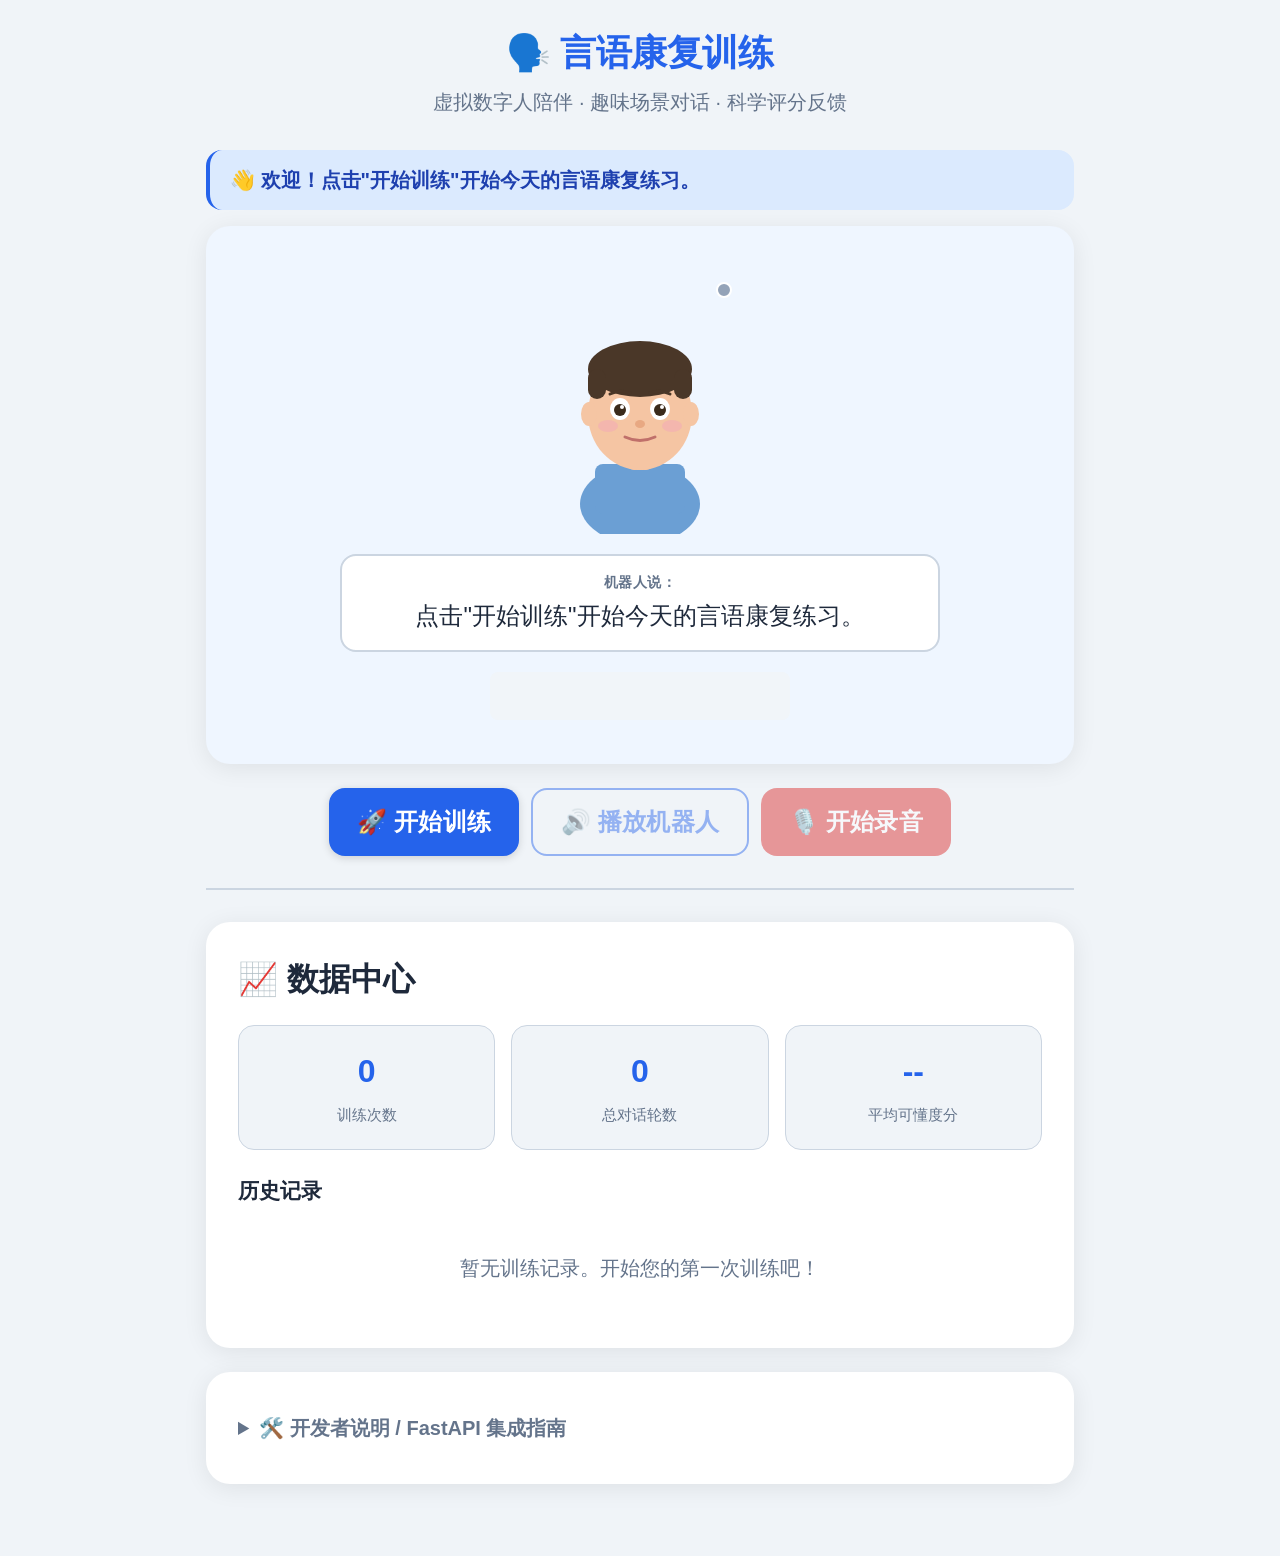
<file: web-prototype/index.html>
<!DOCTYPE html>
<html lang="zh-CN">
<head>
  <meta charset="UTF-8" />
  <meta name="viewport" content="width=device-width, initial-scale=1.0" />
  <meta name="description" content="脑卒中老人言语康复训练 — 虚拟数字人辅助训练系统" />
  <title>言语康复训练 · 虚拟数字人</title>
  <link rel="stylesheet" href="styles.css" />
</head>
<body>
  <div class="app-wrapper">

    <!-- ── Header ── -->
    <header class="app-header">
      <h1>🗣️ 言语康复训练</h1>
      <p>虚拟数字人陪伴 · 趣味场景对话 · 科学评分反馈</p>
    </header>

    <!-- ── Status Banner ── -->
    <div id="status-banner" class="status-banner info" role="status" aria-live="polite">
      <span id="status-text">👋 欢迎！点击"开始训练"开始今天的言语康复练习。</span>
    </div>

    <!-- ── Avatar Panel ── -->
    <section class="avatar-panel" aria-label="虚拟数字人">

      <!-- Scene progress dots -->
      <div id="scene-dots" class="scene-progress" aria-label="训练进度" role="list"></div>

      <!-- Avatar image with mouth overlay -->
      <div class="avatar-container">
        <!--
          The SVG is embedded inline so that JavaScript can directly
          manipulate #mouth-open (the mouth ellipse ry attribute).

          To replace with a custom avatar:
          1. Export a 200×260 SVG with id="mouth-open" on the mouth element.
          2. Replace the <img> below with an <object> tag pointing to your SVG,
             or inline the SVG source here.
        -->
        <object
          id="avatar-object"
          data="assets/avatar.svg"
          type="image/svg+xml"
          class="avatar-img"
          aria-label="虚拟主播头像"
          title="虚拟主播">
          <!-- Fallback if SVG objects are not supported -->
          <img src="assets/avatar.svg" alt="虚拟主播头像" class="avatar-img" />
        </object>

        <!-- Recording status indicator dot -->
        <div id="avatar-status" class="avatar-status" role="img" aria-label="状态指示灯"></div>
      </div>

      <!-- Robot subtitle / prompt text -->
      <div class="subtitle-box" aria-live="polite" aria-label="机器人提示">
        <span class="label">机器人说：</span>
        <span id="subtitle-text">点击"开始训练"开始今天的言语康复练习。</span>
      </div>

      <!-- User hint text -->
      <p id="hint-text" class="hint-text"></p>

      <!-- Audio waveform canvas (visible while recording) -->
      <div class="visualizer-wrap" aria-hidden="true">
        <canvas id="visualizer" width="300" height="48"></canvas>
      </div>

      <!-- Recording indicator -->
      <div id="rec-indicator" class="recording-indicator" role="alert" aria-live="assertive">
        <div class="rec-dot"></div>
        <span>录音中</span>
        <span id="rec-timer" class="recording-timer">0s / 10s</span>
      </div>

    </section><!-- /avatar-panel -->

    <!-- ── Main Control Buttons ── -->
    <div class="btn-group" role="group" aria-label="训练控制按钮">
      <button id="btn-start"     class="btn btn-primary"  type="button">🚀 开始训练</button>
      <button id="btn-play-robot" class="btn btn-outline" type="button" disabled>🔊 播放机器人</button>
      <button id="btn-record"    class="btn btn-danger"   type="button" disabled>🎙️ 开始录音</button>
      <button id="btn-stop"      class="btn btn-neutral"  type="button" disabled style="display:none">⏹ 停止录音</button>
      <button id="btn-playback"  class="btn btn-neutral"  type="button" disabled style="display:none">▶️ 播放录音</button>
      <button id="btn-next"      class="btn btn-success"  type="button" disabled style="display:none">提交 →</button>
      <button id="btn-restart"   class="btn btn-primary"  type="button" disabled style="display:none">🔄 重新开始</button>
    </div>

    <!-- ── Feedback / Score Panel ── -->
    <section id="feedback-panel" class="feedback-panel" aria-label="评分反馈" aria-live="polite">
      <h2 class="card-title">📊 本轮评分</h2>
      <div class="score-display">
        <div id="score-circle" class="score-circle fair" role="img" aria-label="得分">
          <span id="score-num" class="score-num">--</span>
          <span id="score-label" class="score-label">--</span>
        </div>
        <div>
          <p id="feedback-text" class="feedback-text">--</p>
          <p id="feedback-tip"  class="feedback-tip">--</p>
        </div>
      </div>
    </section>

    <hr class="section-divider" />

    <!-- ── Data Center ── -->
    <section class="card" aria-label="数据中心">
      <h2 class="card-title">📈 数据中心</h2>

      <div class="stats-grid">
        <div class="stat-box">
          <span id="stat-sessions"  class="stat-value">0</span>
          <span class="stat-label">训练次数</span>
        </div>
        <div class="stat-box">
          <span id="stat-turns"     class="stat-value">0</span>
          <span class="stat-label">总对话轮数</span>
        </div>
        <div class="stat-box">
          <span id="stat-avg-score" class="stat-value">--</span>
          <span class="stat-label">平均可懂度分</span>
        </div>
      </div>

      <h3 style="font-size:1.3rem;font-weight:700;margin-bottom:0.75rem;">历史记录</h3>
      <ul id="history-list" class="history-list" aria-label="训练历史记录">
        <li class="history-empty">暂无训练记录。开始您的第一次训练吧！</li>
      </ul>
    </section>

    <!-- ── Design Notes (collapsed; for developers) ── -->
    <section class="card" aria-label="开发者说明">
      <details class="design-notes">
        <summary>🛠️ 开发者说明 / FastAPI 集成指南</summary>
        <pre>
架构概览（当前为纯前端 Mock 实现）
======================================

当前 Mock 函数（app.js）         →  真实 FastAPI 端点（替换位置）
─────────────────────────────────────────────────────────────────
MOCK_TTS(text)                   →  POST /api/tts
                                       body: { text: string }
                                       resp: { audio_url: string }

MOCK_ASR(audioBlob, keywords)    →  POST /api/asr
                                       body: FormData { audio, expected_keywords }
                                       resp: { text: string, confidence: number }

MOCK_SCORE(text, conf, kw, dur)  →  POST /api/score
                                       body: { asr_text, confidence,
                                               expected_keywords, duration_ms }
                                       resp: { score, label, feedback, tip }

统一返回格式：
{ "code": 200, "msg": "ok", "data": { ... } }

替换步骤：
1. 在 app.js 中找到三个 /* API_HOOK */ 注释的函数。
2. 将函数体替换为 fetch('/api/...', {...}) 调用。
3. 处理错误码（401 未授权 / 429 限流 / 500 服务异常）。
4. 在后端：使用 FastAPI + Pydantic 定义请求/响应模型。

口型同步原理：
─────────────
1. HTMLAudioElement 连接到 Web Audio API AnalyserNode。
2. 每帧读取 TimeDomain 数据 → 计算 RMS 均方根振幅。
3. 低通滤波（指数平滑系数 0.25）消除抖动。
4. 将 0..0.3 RMS 映射到 0..1 张嘴比例。
5. 设置 SVG #mouth-open ellipse 的 ry 属性（0..14px）。

如需更高精度口型同步：
• TTS 端点返回 viseme_timeline: [{time_ms, viseme_id}, ...]
• 前端按时间轴切换 SVG 口型状态（需在 SVG 中添加多组口型图层）

本地运行：
─────────
  python3 -m http.server 8080
  # 访问 http://localhost:8080/web-prototype/

浏览器要求：
  Chrome 66+ / Firefox 60+ / Safari 14.1+ / Edge 79+
  需要 HTTPS 或 localhost 才能访问麦克风权限。

替换 Avatar（虚拟形象）：
  1. 准备 200×260 SVG，在口部添加 id="mouth-open" 的 ellipse 元素。
  2. 替换 assets/avatar.svg 文件。
  3. ry 属性会由 JS 动态设置（0..14）。

替换示例音频：
  1. 将 WAV/MP3 文件放入 assets/ 目录。
  2. 修改 app.js 顶部的 SAMPLE_AUDIO_URL 常量。
  3. 也可在 app.js 的 MOCK_TTS() 中指定不同音频 URL。

数据存储：
  所有训练记录存储在浏览器 localStorage (key: rehab_sessions_v1)。
  格式：Session[] → Turn[] 嵌套结构。
  接入后端后可改为 POST /api/session/save 同步到数据库。
        </pre>
      </details>
    </section>

  </div><!-- /app-wrapper -->

  <script src="app.js"></script>
</body>
</html>
</file>
<file: web-prototype/styles.css>
/* ============================================================
   Stroke-Rehab Virtual Avatar Prototype — Stylesheet
   Designed for elderly users: large touch targets, high contrast,
   clear visual hierarchy, minimal cognitive load.
   ============================================================ */

/* ── Reset & Base ── */
*, *::before, *::after {
  box-sizing: border-box;
  margin: 0;
  padding: 0;
}

:root {
  --color-bg:           #F0F4F8;
  --color-surface:      #FFFFFF;
  --color-primary:      #2563EB;
  --color-primary-dark: #1E40AF;
  --color-danger:       #DC2626;
  --color-danger-dark:  #B91C1C;
  --color-success:      #16A34A;
  --color-warning:      #D97706;
  --color-text:         #1E293B;
  --color-text-muted:   #64748B;
  --color-border:       #CBD5E1;
  --color-avatar-bg:    #EFF6FF;
  --color-recording:    #FEE2E2;

  --font-base:    1.25rem;   /* 20px — larger than default for elderly */
  --font-lg:      1.5rem;    /* 24px */
  --font-xl:      2rem;      /* 32px */
  --font-heading: 2.25rem;   /* 36px */

  --radius-sm:  8px;
  --radius-md:  16px;
  --radius-lg:  24px;
  --radius-pill:999px;

  --shadow-card: 0 4px 24px rgba(0,0,0,0.08);
  --shadow-btn:  0 2px 8px  rgba(0,0,0,0.15);
  --transition:  0.2s ease;
}

html {
  font-size: 16px;
}

body {
  background: var(--color-bg);
  color: var(--color-text);
  font-family: "Segoe UI", "PingFang SC", "Noto Sans SC", sans-serif;
  font-size: var(--font-base);
  line-height: 1.6;
  min-height: 100vh;
}

/* ── Layout ── */
.app-wrapper {
  max-width: 900px;
  margin: 0 auto;
  padding: 1.5rem 1rem 3rem;
}

/* ── Header ── */
.app-header {
  text-align: center;
  margin-bottom: 2rem;
}

.app-header h1 {
  font-size: var(--font-heading);
  font-weight: 700;
  color: var(--color-primary);
  letter-spacing: -0.5px;
}

.app-header p {
  color: var(--color-text-muted);
  font-size: var(--font-base);
  margin-top: 0.25rem;
}

/* ── Cards ── */
.card {
  background: var(--color-surface);
  border-radius: var(--radius-lg);
  box-shadow: var(--shadow-card);
  padding: 2rem;
  margin-bottom: 1.5rem;
}

.card-title {
  font-size: var(--font-xl);
  font-weight: 700;
  margin-bottom: 1.25rem;
  color: var(--color-text);
}

/* ── Avatar Panel ── */
.avatar-panel {
  display: flex;
  flex-direction: column;
  align-items: center;
  background: var(--color-avatar-bg);
  border-radius: var(--radius-lg);
  padding: 2rem 1.5rem;
  margin-bottom: 1.5rem;
  box-shadow: var(--shadow-card);
}

.avatar-container {
  position: relative;
  width: 200px;
  height: 260px;
  margin-bottom: 1.25rem;
}

.avatar-img {
  width: 200px;
  height: 260px;
  display: block;
}

/* Status indicator light */
.avatar-status {
  position: absolute;
  top: 8px;
  right: 8px;
  width: 16px;
  height: 16px;
  border-radius: 50%;
  background: #94A3B8;
  border: 2px solid white;
  transition: background var(--transition);
}

.avatar-status.speaking  { background: var(--color-primary);  animation: pulse 0.8s infinite; }
.avatar-status.listening { background: var(--color-danger);   animation: pulse 0.6s infinite; }
.avatar-status.ready     { background: var(--color-success); }

@keyframes pulse {
  0%, 100% { transform: scale(1);    opacity: 1;   }
  50%       { transform: scale(1.25); opacity: 0.7; }
}

/* Subtitle / robot text */
.subtitle-box {
  width: 100%;
  max-width: 600px;
  background: var(--color-surface);
  border: 2px solid var(--color-border);
  border-radius: var(--radius-md);
  padding: 1rem 1.25rem;
  font-size: var(--font-lg);
  color: var(--color-text);
  min-height: 70px;
  text-align: center;
  line-height: 1.5;
}

.subtitle-box .label {
  font-size: 0.9rem;
  color: var(--color-text-muted);
  display: block;
  margin-bottom: 0.25rem;
  font-weight: 600;
  text-transform: uppercase;
  letter-spacing: 0.5px;
}

/* ── Scene Progress ── */
.scene-progress {
  display: flex;
  gap: 0.5rem;
  justify-content: center;
  margin-bottom: 1rem;
}

.scene-dot {
  width: 14px;
  height: 14px;
  border-radius: 50%;
  background: var(--color-border);
  transition: background var(--transition);
}

.scene-dot.active   { background: var(--color-primary); }
.scene-dot.done     { background: var(--color-success); }

/* ── Buttons ── */
.btn {
  display: inline-flex;
  align-items: center;
  justify-content: center;
  gap: 0.5rem;
  font-size: var(--font-lg);
  font-weight: 700;
  padding: 1rem 1.75rem;
  border: none;
  border-radius: var(--radius-md);
  cursor: pointer;
  min-height: 64px;
  min-width: 140px;
  box-shadow: var(--shadow-btn);
  transition: background var(--transition), transform var(--transition), opacity var(--transition);
  letter-spacing: 0.2px;
  user-select: none;
  -webkit-tap-highlight-color: transparent;
}

.btn:active:not(:disabled) {
  transform: scale(0.96);
}

.btn:disabled {
  opacity: 0.45;
  cursor: not-allowed;
  box-shadow: none;
}

.btn-primary   { background: var(--color-primary);  color: white; }
.btn-primary:not(:disabled):hover  { background: var(--color-primary-dark); }

.btn-danger    { background: var(--color-danger);   color: white; }
.btn-danger:not(:disabled):hover   { background: var(--color-danger-dark); }

.btn-success   { background: var(--color-success);  color: white; }
.btn-success:not(:disabled):hover  { background: #15803D; }

.btn-neutral   { background: #64748B;               color: white; }
.btn-neutral:not(:disabled):hover  { background: #475569; }

.btn-outline   { background: transparent; border: 2px solid var(--color-primary); color: var(--color-primary); }
.btn-outline:not(:disabled):hover  { background: #EFF6FF; }

.btn-icon { font-size: 1.4rem; }

/* Button groups */
.btn-group {
  display: flex;
  flex-wrap: wrap;
  gap: 0.75rem;
  justify-content: center;
  margin-top: 1.25rem;
}

/* ── Status / Notification Banner ── */
.status-banner {
  padding: 0.9rem 1.25rem;
  border-radius: var(--radius-md);
  font-size: var(--font-base);
  font-weight: 600;
  margin-bottom: 1rem;
  display: flex;
  align-items: center;
  gap: 0.5rem;
  min-height: 56px;
}

.status-banner.info    { background: #DBEAFE; color: #1E40AF; border-left: 4px solid var(--color-primary); }
.status-banner.success { background: #DCFCE7; color: #15803D; border-left: 4px solid var(--color-success); }
.status-banner.warning { background: #FEF3C7; color: #92400E; border-left: 4px solid var(--color-warning); }
.status-banner.danger  { background: var(--color-recording); color: var(--color-danger-dark); border-left: 4px solid var(--color-danger); }

/* ── Feedback / Score Panel ── */
.feedback-panel {
  display: none;
  background: var(--color-surface);
  border-radius: var(--radius-lg);
  box-shadow: var(--shadow-card);
  padding: 1.75rem;
  margin-bottom: 1.5rem;
  animation: fadeIn 0.4s ease;
}

.feedback-panel.visible { display: block; }

@keyframes fadeIn {
  from { opacity: 0; transform: translateY(8px); }
  to   { opacity: 1; transform: translateY(0); }
}

.score-display {
  display: flex;
  align-items: center;
  gap: 1.5rem;
  margin-bottom: 1rem;
}

.score-circle {
  width: 88px;
  height: 88px;
  border-radius: 50%;
  display: flex;
  flex-direction: column;
  align-items: center;
  justify-content: center;
  font-weight: 700;
  flex-shrink: 0;
  border: 4px solid transparent;
}

.score-circle.clear    { background: #DCFCE7; color: var(--color-success); border-color: var(--color-success); }
.score-circle.fair     { background: #FEF3C7; color: var(--color-warning); border-color: var(--color-warning); }
.score-circle.unclear  { background: var(--color-recording); color: var(--color-danger); border-color: var(--color-danger); }

.score-circle .score-num   { font-size: 2rem; line-height: 1; }
.score-circle .score-label { font-size: 0.85rem; }

.feedback-text {
  font-size: var(--font-lg);
  color: var(--color-text);
  line-height: 1.5;
}

.feedback-tip {
  font-size: var(--font-base);
  color: var(--color-text-muted);
  margin-top: 0.4rem;
}

/* ── Data Center ── */
.stats-grid {
  display: grid;
  grid-template-columns: repeat(auto-fit, minmax(160px, 1fr));
  gap: 1rem;
  margin-bottom: 1.5rem;
}

.stat-box {
  background: var(--color-bg);
  border-radius: var(--radius-md);
  padding: 1.25rem 1rem;
  text-align: center;
  border: 1px solid var(--color-border);
}

.stat-box .stat-value {
  font-size: var(--font-xl);
  font-weight: 700;
  color: var(--color-primary);
  display: block;
}

.stat-box .stat-label {
  font-size: 0.95rem;
  color: var(--color-text-muted);
  margin-top: 0.2rem;
}

/* ── History List ── */
.history-list {
  list-style: none;
  padding: 0;
}

.history-item {
  display: flex;
  align-items: center;
  gap: 1rem;
  padding: 0.9rem 1rem;
  border-bottom: 1px solid var(--color-border);
  font-size: var(--font-base);
}

.history-item:last-child { border-bottom: none; }

.history-score {
  font-weight: 700;
  min-width: 48px;
  text-align: center;
  padding: 0.25rem 0.5rem;
  border-radius: var(--radius-sm);
  font-size: 1.1rem;
}

.history-score.clear   { background: #DCFCE7; color: var(--color-success); }
.history-score.fair    { background: #FEF3C7; color: var(--color-warning); }
.history-score.unclear { background: var(--color-recording); color: var(--color-danger); }

.history-meta {
  flex: 1;
  min-width: 0;
}

.history-meta .scene-name { font-weight: 600; }
.history-meta .time-info  { color: var(--color-text-muted); font-size: 0.95rem; }

.history-empty {
  color: var(--color-text-muted);
  text-align: center;
  padding: 2rem;
  font-size: var(--font-base);
}

/* Hint text below avatar */
.hint-text {
  color: var(--color-text-muted);
  font-size: 1.1rem;
  margin-top: 0.5rem;
  text-align: center;
}

/* ── Recording Indicator ── */
.recording-indicator {
  display: none;
  align-items: center;
  gap: 0.6rem;
  color: var(--color-danger);
  font-weight: 700;
  font-size: var(--font-lg);
  margin-top: 0.75rem;
}

.recording-indicator.active { display: flex; }

.rec-dot {
  width: 14px;
  height: 14px;
  border-radius: 50%;
  background: var(--color-danger);
  animation: blink 0.8s infinite;
}

@keyframes blink {
  0%, 100% { opacity: 1; }
  50%       { opacity: 0.2; }
}

.recording-timer {
  font-variant-numeric: tabular-nums;
}

/* ── Waveform visualizer (canvas) ── */
.visualizer-wrap {
  margin: 0.75rem 0;
  display: flex;
  justify-content: center;
}

#visualizer {
  border-radius: var(--radius-sm);
  background: #F1F5F9;
  display: block;
}

/* ── Section divider ── */
.section-divider {
  border: none;
  border-top: 2px solid var(--color-border);
  margin: 2rem 0;
}

/* ── Design notes (collapsible) ── */
.design-notes summary {
  cursor: pointer;
  font-size: var(--font-base);
  font-weight: 600;
  color: var(--color-text-muted);
  padding: 0.5rem 0;
  user-select: none;
}

.design-notes pre {
  background: #F8FAFC;
  border: 1px solid var(--color-border);
  border-radius: var(--radius-sm);
  padding: 1rem;
  font-size: 0.9rem;
  overflow-x: auto;
  margin-top: 0.5rem;
  white-space: pre-wrap;
}

/* ── Responsive tweaks ── */
@media (max-width: 480px) {
  :root {
    --font-base: 1.1rem;
    --font-lg:   1.3rem;
    --font-xl:   1.7rem;
    --font-heading: 1.9rem;
  }

  .card { padding: 1.25rem; }
  .btn  { min-width: 110px; font-size: 1.1rem; padding: 0.85rem 1.25rem; }
  .avatar-container { width: 160px; height: 208px; }
  .avatar-img { width: 160px; height: 208px; }
}
</file>
